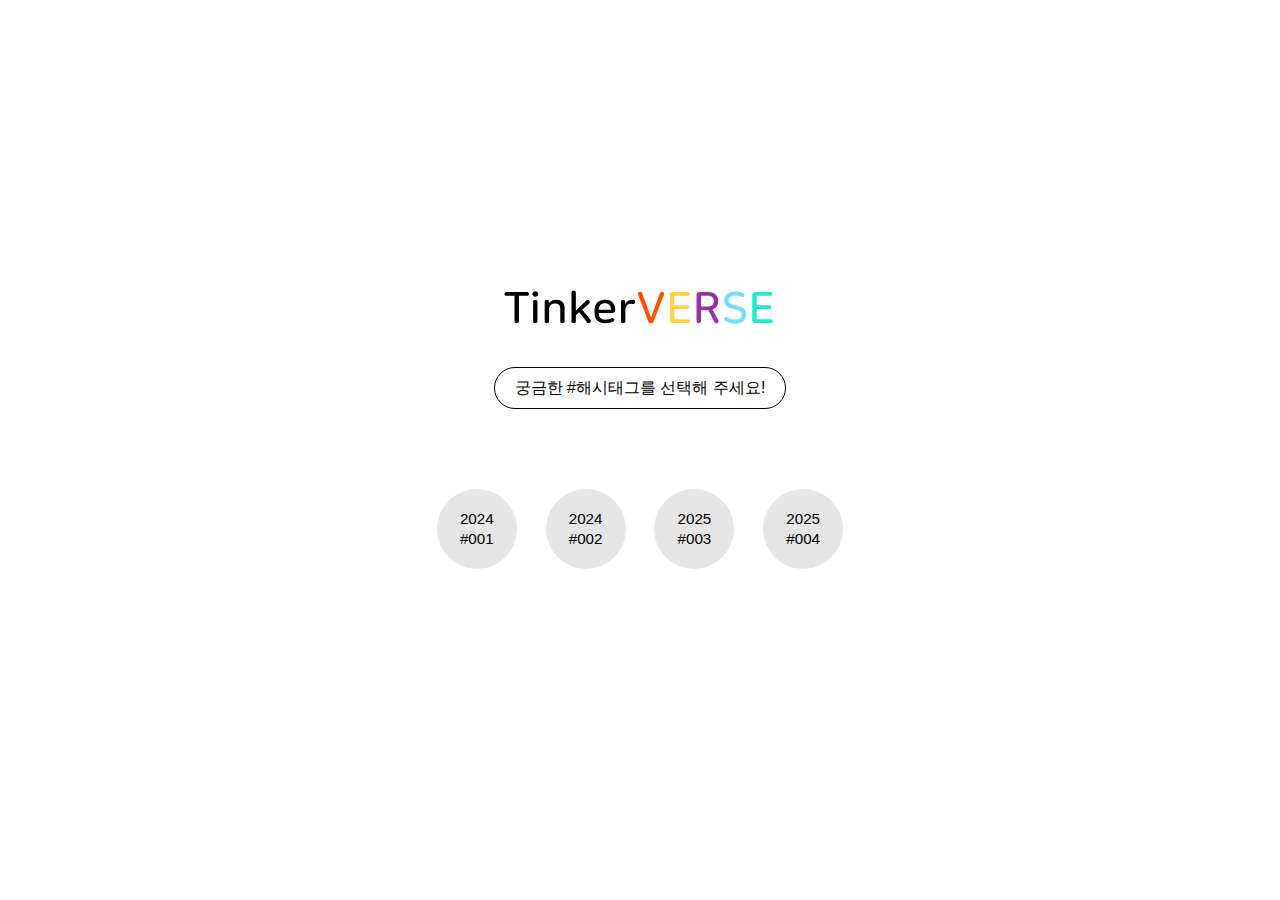
<file: 1-1.selectNum.html>
<!DOCTYPE html>
<html lang="ko">
<head>
    <meta charset="UTF-8">
    <meta name="viewport" content="width=device-width, initial-scale=1.0">
    <title>Select Number</title>
    <link rel="stylesheet" href="Asset/1-1.selectNum.css">
</head>

<body>
    <script src="text.js"></script>
    <div class="container">
        <img src="Asset/Images/logo_tinker.svg" alt="Logo" class="logo">

        <div class="textbox" data-key="SelectNum">
            궁금한 #해시태그를 선택해 주세요!
        </div>

        <div class="circle-buttons">
            <a href="1-2.2024_1.html" class="circle-button">2024<br>#001</a>
            <a href="index.html" class="circle-button">2024<br>#002</a>
            <div class="circle-button">2025<br>#003</div>
            <div class="circle-button">2025<br>#004</div>
        </div>
    </div>
</body>
</html>
</file>
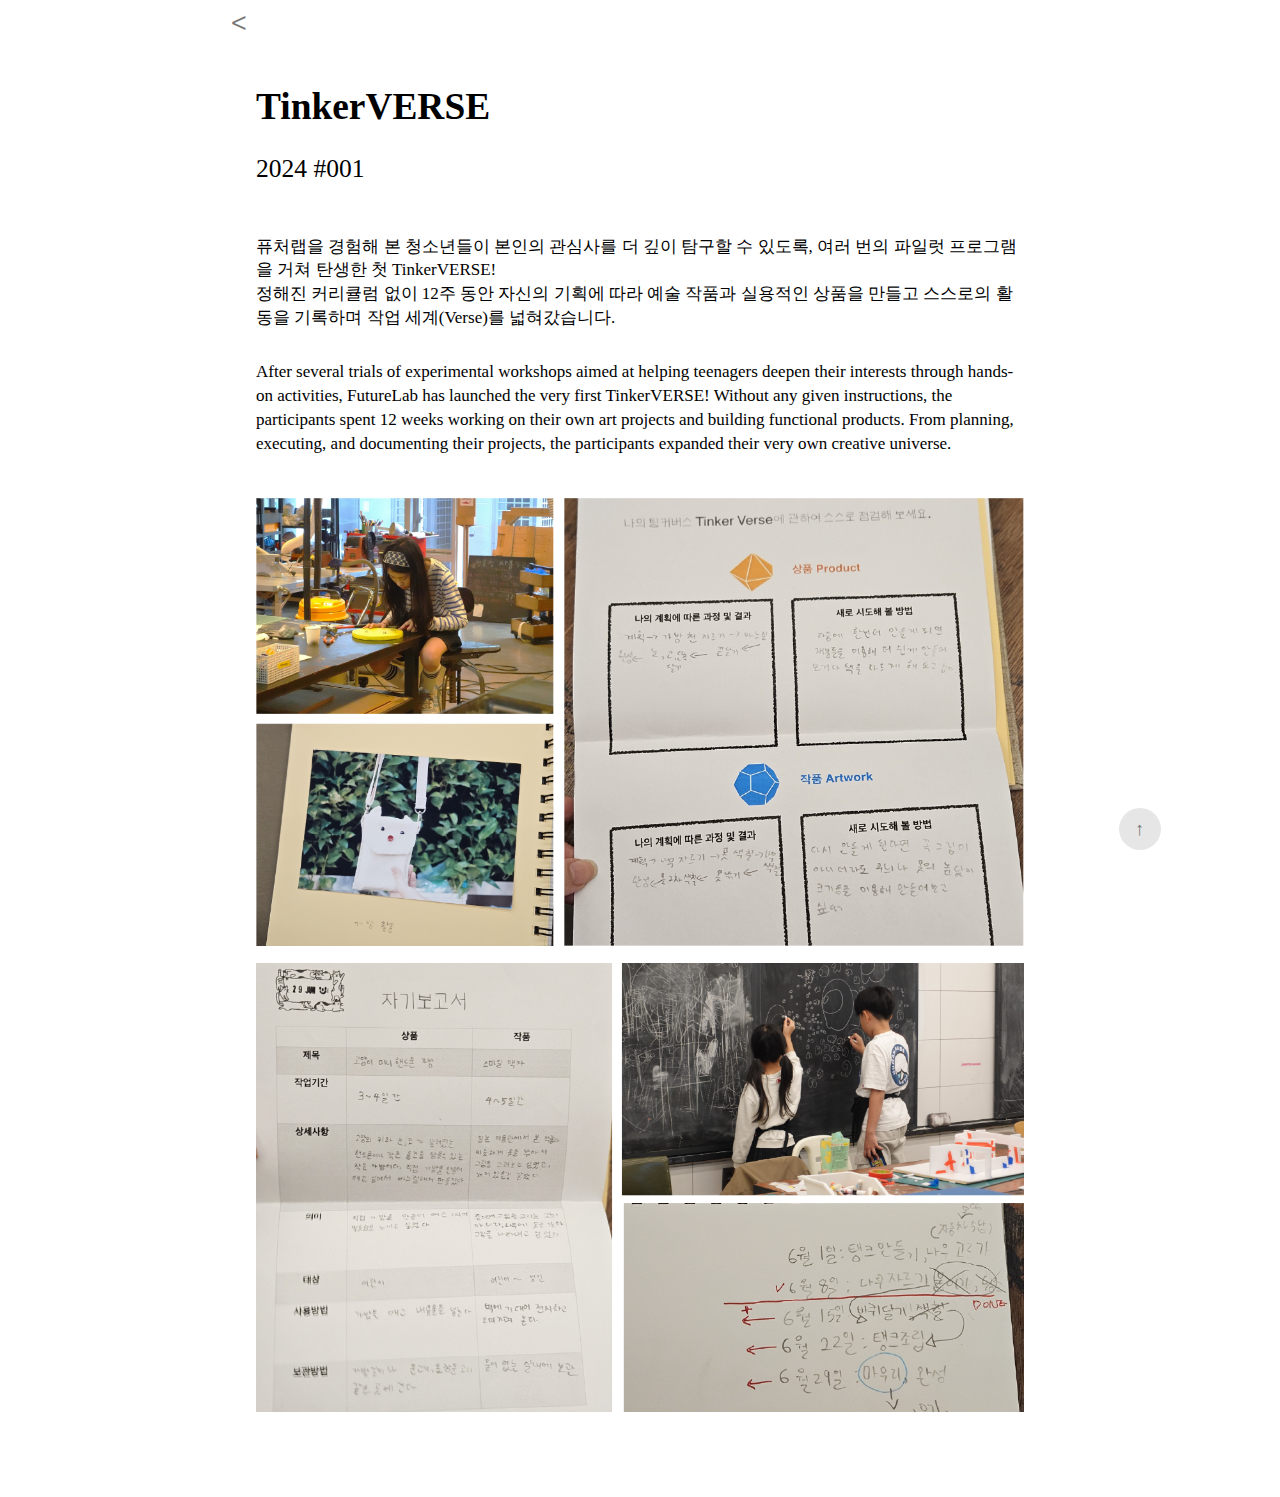
<file: 1-2.2024_1.html>
<!DOCTYPE html>
<html lang="en">
<head>
    <meta charset="UTF-8">
    <meta name="viewport" content="width=device-width, initial-scale=1.0">
    <title>2024_#001</title>
    <link rel="stylesheet" href="Asset/1-2.2024_1.css">
</head>

<body>
    <div class="navbar">
        <a href="1-1.selectNum.html" class="back">
            ᑉ</a>
    </div>

    <div class="container">
        <div class="title">TinkerVERSE</div>
        <div class="num">2024 #001</div>
        <div class="text_KO">
              퓨처랩을 경험해 본 청소년들이 본인의 관심사를 더 깊이 탐구할 수 있도록, 
            여러 번의 파일럿 프로그램을 거쳐 탄생한 첫 TinkerVERSE! <br>
            정해진 커리큘럼 없이 12주 동안 자신의 기획에 따라 예술 작품과 실용적인 상품을 만들고 
            스스로의 활동을 기록하며 작업 세계(Verse)를 넓혀갔습니다.
        </div>
        <div class="text_EN">
            After several trials of experimental workshops aimed at helping teenagers deepen their interests 
            through hands-on activities, FutureLab has launched the very first TinkerVERSE!
            Without any given instructions, the participants spent 12 weeks working on their own art projects 
            and building functional products. From planning, executing, and documenting their projects, 
            the participants expanded their very own creative universe.
        </div>

        <div class="photos">
            <img src="Asset/Images/2024_1_Photos/1.png" alt="P1">
            <img src="Asset/Images/2024_1_Photos/2.png" alt="P2">
        </div>
    </div>

    <button class="scroll-to-top" aria-label="Scroll to top" onclick="window.scrollTo({top: 0, behavior: 'smooth'});">
        ↑</button>

    <script>
        const scrollToTopButton = document.querySelector('.scroll-to-top');
        window.addEventListener('scroll', () => {
            if (window.scrollY > 100) {
                scrollToTopButton.style.display = 'flex';
            } else {
                scrollToTopButton.style.display = 'none';
            }
        });
    </script>
</body>
</html>
</file>
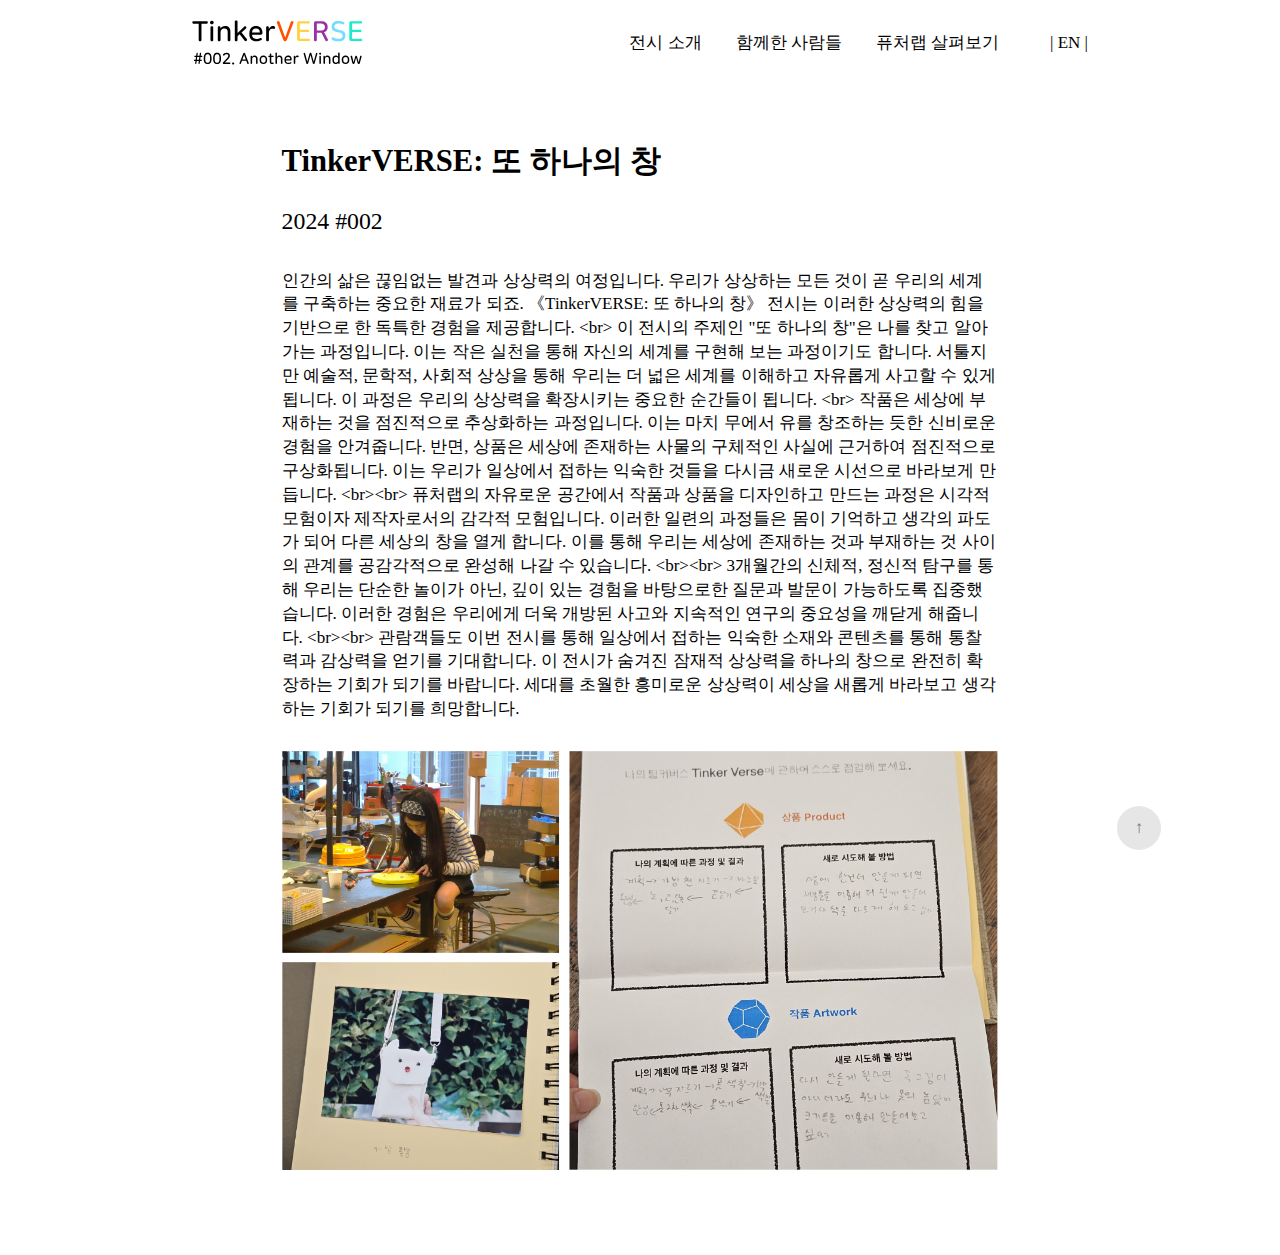
<file: 2-1.About.html>
<!DOCTYPE html>
<html lang="ko">
<head>
    <meta charset="UTF-8">
    <meta name="viewport" content="width=device-width, initial-scale=1.0">
    <title>Document</title>

    <link rel="stylesheet" href="Design.css?v=1.0">
    <link rel="stylesheet" href="Asset/2-1.About.css">
</head>

<body>
    <div id="navbar-placeholder"></div>
    <script> /*Nav Bar*/
        fetch('navbar.html')
            .then(response => response.text())
            .then(data => {
                document.getElementById('navbar-placeholder').innerHTML = data;

                const script = document.createElement('script');
                script.src = 'text.js';
                document.body.appendChild(script);
            })
            .catch(error => console.error('Error loading navbar:', error));
    </script>
    
    <div class="content">
        <div class="title" data-key = "about_title">TinkerVERSE: 또 하나의 창</div>
        <div class="num">2024 #002</div>
        <div class="text" data-key = "about_exhibit"></div>
        <div class="photos">
            <img src="Asset/Images/2024_1_Photos/1.png" alt="P1">
        </div>

        <script src="Asset/2-1.About.js"></script>
    </div>

    <button class="scroll-to-top" aria-label="Scroll to top" onclick="window.scrollTo({top: 0, behavior: 'smooth'});">
        ↑</button>

    <script>
        const scrollToTopButton = document.querySelector('.scroll-to-top');
        window.addEventListener('scroll', () => {
            if (window.scrollY > 100) {
                scrollToTopButton.style.display = 'flex';
            } else {
                scrollToTopButton.style.display = 'none';
            }
        });
    </script>
</body>
</html>
</file>
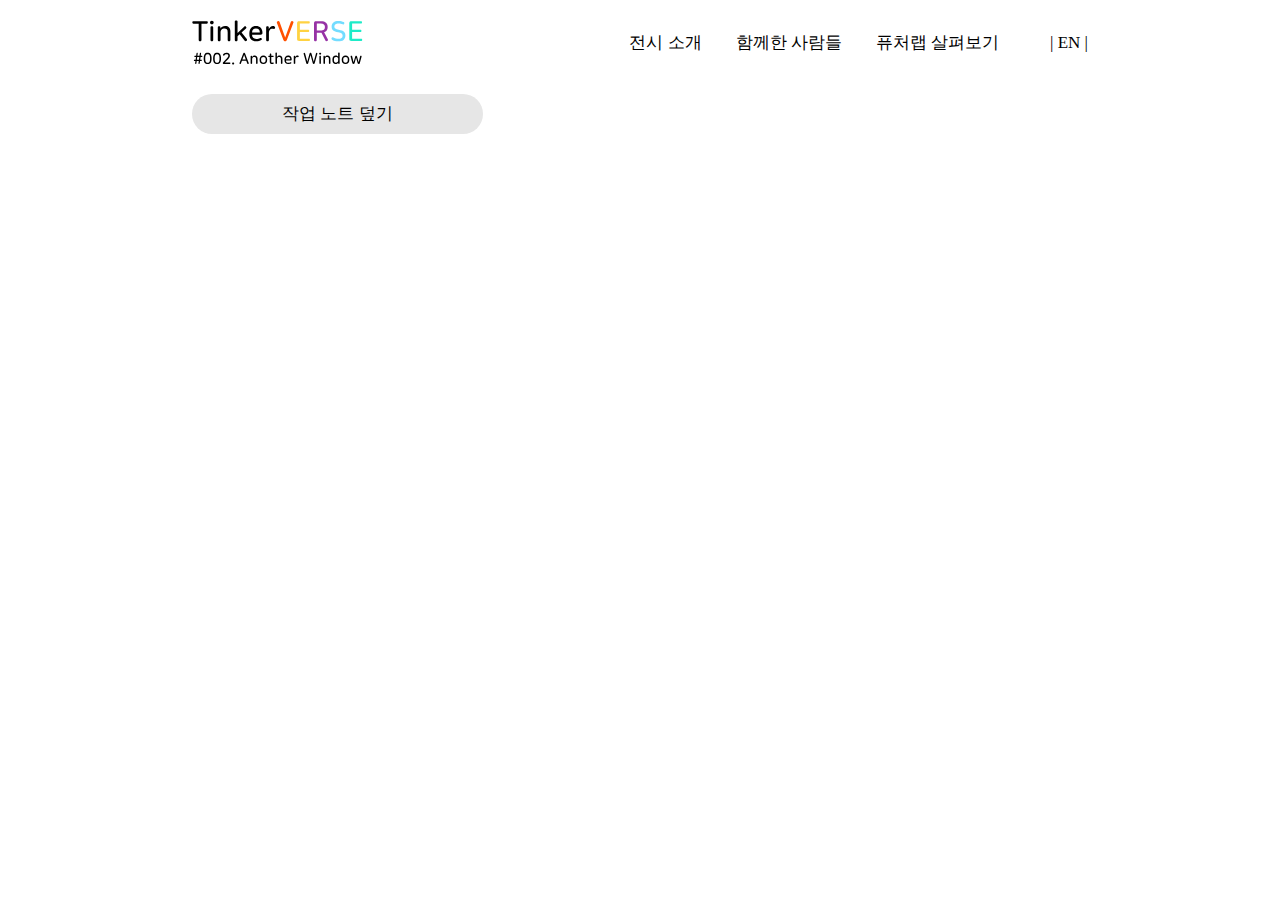
<file: 3.noteA1.html>
<!DOCTYPE html>
<html lang="ko">
<head>
    <meta charset="UTF-8">
    <meta name="viewport" content="width=device-width, initial-scale=1.0">
    <title>Artnote_1</title>
    <link rel="stylesheet" href="Design.css?v=1.0">
    <link rel="stylesheet" href="Asset/noteA.css">
</head>

<body>
    <div id="navbar-placeholder"></div>
    <script>
        fetch('navbar.html')
            .then(response => response.text())
            .then(data => {
                document.getElementById('navbar-placeholder').innerHTML = data;

                const script = document.createElement('script');
                script.src = 'text.js';
                document.body.appendChild(script);
            })
            .catch(error => console.error('Error loading navbar:', error));
    </script>

    <!-- 노트 덮기 버튼 -->
    <button class="cover-note-btn" onclick="goBackToPreviousPopup()">작업 노트 덮기</button>
    <script>
        function goBackToPreviousPopup() {window.history.back();}
    </script>

    <!--작품/상품 결과물 보기 버튼-->
    
</body>
</html>
</file>
<file: Asset/1-1.selectNum.css>
body {
    margin: 0;
    padding: 0;
    font-family: 'NanumSquareRound', sans-serif;
    display: flex;
    justify-content: center;
    align-items: center;
    height: 95vh;
    background-color: white;
}

.container {
    display: flex;
    flex-direction: column;
    align-items: center;
    text-align: center;
    padding: 2rem 0;
}

.logo {
    width: 17rem;
    height: auto;
    margin-bottom: 2rem;
}

.textbox {
    background: white;
    border: 1px solid black;
    border-radius: 30px;
    padding: 0 20px;
    height: 40px;
    line-height: 40px;
    font-size: 1rem;
    color: black;
    display: inline-block;
    margin-bottom: 5rem;
}

.circle-buttons {
    display: flex;
    justify-content: center;
    gap: 1.8rem; /* 버튼 간격 */
}

.circle-button {
    width: 5rem;
    height: 5rem;
    background-color: #E6E6E6;
    border: none;
    border-radius: 50%;
    font-size: 0.95rem;
    color: black;
    text-align: center;
    line-height: 1.3rem;
    cursor: pointer;
    text-decoration: none;
    display: flex;
    flex-direction: column;
    justify-content: center;
    align-items: center;
    transition: all 0.2s ease;
}

.circle-button:hover {
    background-color: #FF5000;
    color: white;
}

@media (max-width: 950px) {
    .circle-buttons {
        display: flex;
        justify-content: center;
        gap: 0.5rem; /* 버튼 간격 */
    }
    
    .circle-button {
        width: 4.45rem;
        height: 4.45rem;
        font-size: 0.85rem;
        line-height: 1.2rem;
    }
}
</file>
<file: Asset/1-2.2024_1.css>
/*나눔스퀘어라운드 폰트*/
@import url('https://hangeul.pstatic.net/hangeul_static/css/nanum-square-round.css');

html{font-size: 17px; /*1 rem*/}

body{
    margin: 0;
    padding: 0;
    font-family: 'NanumSquareRound';
    box-sizing: border-box;
}

.navbar {
    position: fixed;
    top: 0;
    height: 3.5rem;
    width: 100%;
    background-color: white;
    z-index: 5;
    display: flex;
    align-items: center;
    white-space: nowrap;
    justify-content: space-between;
}

.navbar .back {
    position: relative;
    left: 18%;
    top: 15%;
    font-size: 2rem;
    color: #777777;
    text-decoration: none;
    position: absolute;
}

.container {
    margin: 5rem 20%;
}

.title {
    font-size: 2.2rem;
    font-weight: bold;
    color: #000;
    text-align: left;
    margin-bottom: 1.5rem;
}

.num {
    font-size: 1.5rem;
    color: #000;
    text-align: left;
    margin-bottom: 3rem;
}

.text_KO {
    font-size: 1rem;
    color: #000;
    line-height: 1.4;
    margin-bottom: 1.8rem;
}

.text_EN {
    font-size: 1rem;
    color: #000;
    line-height: 1.4;
    margin-bottom: 2.5rem;
}

.photos img {
    width: 100%;
    display: block;
    margin-bottom: 1rem;
}

.scroll-to-top {
    font-family: 'NanumSquareRound';
    width: 2.5rem;
    height: 2.5rem;
    background-color: #E6E6E6;
    color: #777777;
    font-size: 1.1rem;
    border: none;
    border-radius: 50%;
    position: fixed;
    bottom: 50px;
    right: 7rem;
    display: flex;
    justify-content: center;
    align-items: center;
    cursor: pointer;
}

@media (max-width: 950px) {
    .container {
        margin: 5rem 7%;
    }    

    .navbar .back {
        left: 6%;
    }

    .scroll-to-top{
        right: 1rem;
    }
}
</file>
<file: Design.css>
/*나눔스퀘어라운드 폰트*/
@import url('https://hangeul.pstatic.net/hangeul_static/css/nanum-square-round.css');

html{font-size: 17px; /*1 rem*/}

body{
    margin: 0;
    padding: 0;
    font-family: 'NanumSquareRound';
    background: white;
}

button {
    all: unset; /* 브라우저 기본 스타일 제거 */
    font-family: 'NanumSquareRound';
    font-size: 1rem;
    cursor: pointer;
    text-align: center;
}

.navbar {
    position: fixed;
    top: 0;
    height: 5rem;
    width: 100%;
    background-color: white;
    z-index: 5;
    white-space: nowrap;
    display: flex;
    align-items: center;
    justify-content: space-between;
}

.logo-container {
    height: 3rem;
    position: relative;
    left: 15%;
}

.logo-container a {
    display: flex;
    height: 3rem;
    align-items: center;
}

.logo-container img {
    height: 100%;
    object-fit: contain;
}

/* Navigation Links and Language Button Container */
.nav-container {
    display: flex;
    align-items: center;
    justify-content: flex-end;
    margin-right: 15%;
    gap: 1rem;
}

.nav-links {
    display: flex;
    list-style: none;
    margin: 0;
    padding: 0;
}

.nav-links li {
    margin-right: 2rem;
}

.nav-links a {
    text-decoration: none;
    color: black;
    font-size: 1rem;
}

.lang-btn {
    background: none;
    border: none;
    font-size: 1rem;
    color: black;
    cursor: pointer;
}

.SpeechBubble{
    position: fixed;
    top: 5.5rem;
    left: 15%;
    display: flex; 
    flex-direction: column; /* 텍스트 박스 위, 꼬리 아래 정렬 */
    align-items: flex-start; /* 중앙 정렬 */
    z-index: 1;
    white-space: nowrap;
}

.textbox {
    background: white;
    border: 1px solid black;
    border-radius: 30px;
    padding: 0 20px; /* 텍스트 좌우 여백 */
    height: 40px;
    line-height: 40px;
    font-size: 1rem;
    color: black;
    text-align: center;
    display: inline-block;
}

/* 말풍선 꼬리 */
.tail {
    position: relative;
    top: -1px;
    left: 2rem;
    width: 1.5rem;
    height: auto;
    z-index: 2;
}

.close-btn {
    position: absolute;
    top: 1.6rem;
    right: 5%;
    background: none;
    border: none;
    cursor: pointer;
    z-index: 10;
}

.close-icon {
    width: 100%;
    height: auto;
}

/* 모바일 더보기 아이콘 숨김 디폴트 */
.more-btn,
.mobile-menu {
    display: none;
}

@media (max-width: 950px) {
    .logo-container{left:5%;}
    .SpeechBubble{left: 5%;}

    .nav-links {
        display: none; /* 네비게이션 링크 숨김 */
    }

    .nav-container {
        display: flex;
        position: absolute;
        right: 0%;
        align-items: center;
    }

    .more-btn {
        display: block; /* 더보기 버튼 표시 */
        background: none;
        border: none;
        cursor: pointer;
        margin-right: 5%;
    }

    .more-icon {
        width: 1.5rem;
        height: auto;
    }

    .mobile-menu {
        display: none;
        position: fixed;
        top: 0;
        left: 0;
        width: 100%;
        height: 100%;
        background-color: white;
        z-index: 10;
        flex-direction: column;
        align-items: flex-start;
        justify-content: flex-start;
    }

    .mobile-menu.active {
        display: flex;
    }

    .mobile-logo {
        position: absolute;
        height: 3rem;
        top: 1rem;
        left: 5%;
    }

    .mobile-nav-links {
        list-style: none;
        margin: 0;
        margin-top: 5rem;
        padding: 0;
        width: 85vw;
        margin-left: 6%;
    }

    .mobile-nav-links li {
        margin: 0;
        padding: 1.2rem 0;
        border-bottom: 1.3px solid #E6E6E6;
    }

    .mobile-nav-links li:last-child {
        border-bottom: none; /* 마지막 항목은 선 제거 */
    }

    .mobile-nav-links a {
        text-decoration: none;
        color: #000000;
        font-size: 1rem;
        line-height: 1.8rem;
    }
}
</file>
<file: Asset/2-1.About.css>
body{
    margin: 0;
    padding: 0;
    font-family: 'NanumSquareRound';
    box-sizing: border-box;
}

.content {
    margin: 0 22%;
    margin-bottom: 3rem;
}

.title {
    font-size: 1.8rem;
    font-weight: bold;
    color: #000;
    text-align: left;
    margin-top: 8.3rem;
    margin-bottom: 1.5rem;
}

.num {
    font-size: 1.4rem;
    color: #000;
    text-align: left;
    margin-bottom: 2rem;
}

.text {
    font-size: 1rem;
    color: #000;
    line-height: 1.4;
    margin-bottom: 1.8rem;
}

.photos {
    padding-bottom: 1rem;
}

.photos img {
    width: 100%;
    display: block;
    margin-bottom: 1rem;
}

.scroll-to-top {
    width: 2.6rem;
    height: 2.6rem;
    background-color: #E6E6E6;
    color: #777777;
    font-size: 1rem;
    border: none;
    border-radius: 50%;
    position: fixed;
    bottom: 50px;
    right: 7rem;
    display: flex;
    justify-content: center;
    align-items: center;
    cursor: pointer;
}

@media (max-width: 950px) {
    .content {
        margin: 0 8%;
        margin-bottom: 3rem;
    }    

    .scroll-to-top{
        right: 1rem;
    }
}
</file>
<file: Asset/noteA.css>
.cover-note-btn {
    position: absolute;
    top: 5.5rem;
    left: 15%;
    z-index: 1;
    white-space: nowrap;
    background: #E6E6E6;
    border-radius: 30px;
    padding: 0 90px;
    height: 40px;
    line-height: 40px;
    font-size: 1rem;
    color: black;
    text-align: center;
    cursor: pointer;
}

@media (max-width: 950px) {
    .cover-note-btn{
        left: 5%;
        padding: 0 45px;
    }
}
</file>
